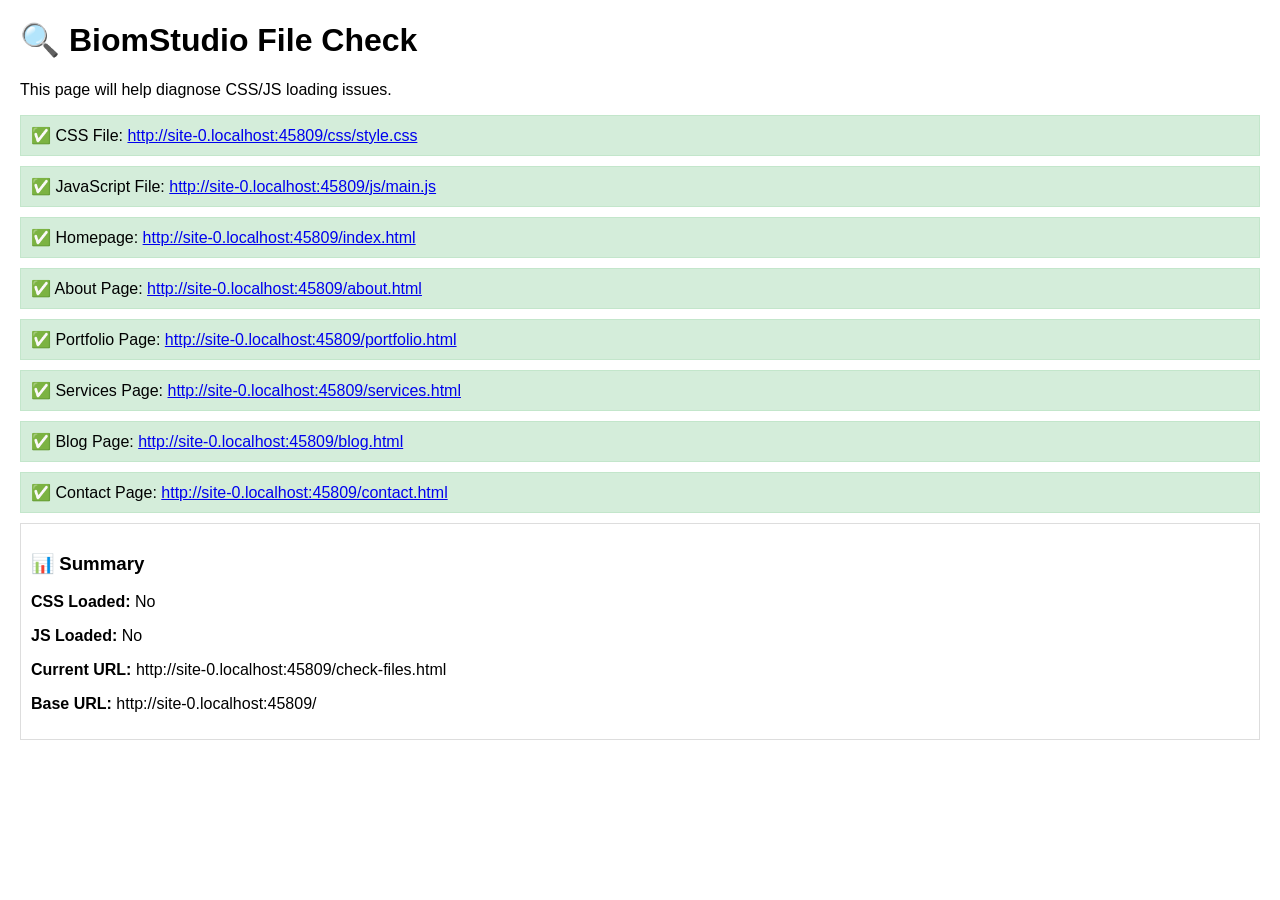
<file: check-files.html>
<!DOCTYPE html>
<html lang="en">
<head>
    <meta charset="UTF-8">
    <meta name="viewport" content="width=device-width, initial-scale=1.0">
    <title>File Check - BiomStudio</title>
    <style>
        body { font-family: Arial, sans-serif; margin: 20px; }
        .check { margin: 10px 0; padding: 10px; border: 1px solid #ddd; }
        .success { background: #d4edda; border-color: #c3e6cb; }
        .error { background: #f8d7da; border-color: #f5c6cb; }
        .loading { background: #fff3cd; border-color: #ffeaa7; }
    </style>
</head>
<body>
    <h1>🔍 BiomStudio File Check</h1>
    <p>This page will help diagnose CSS/JS loading issues.</p>
    
    <div id="results"></div>
    
    <script>
        function checkFile(url, name) {
            return new Promise((resolve) => {
                const img = new Image();
                img.onload = () => resolve({ name, status: 'success', url });
                img.onerror = () => {
                    fetch(url)
                        .then(response => {
                            if (response.ok) {
                                resolve({ name, status: 'success', url });
                            } else {
                                resolve({ name, status: 'error', url, error: response.status });
                            }
                        })
                        .catch(() => resolve({ name, status: 'error', url, error: 'Network error' }));
                };
                img.src = url;
            });
        }
        
        async function runChecks() {
            const results = document.getElementById('results');
            const baseUrl = window.location.origin + window.location.pathname.replace('check-files.html', '');
            
            const files = [
                { url: baseUrl + 'css/style.css', name: 'CSS File' },
                { url: baseUrl + 'js/main.js', name: 'JavaScript File' },
                { url: baseUrl + 'index.html', name: 'Homepage' },
                { url: baseUrl + 'about.html', name: 'About Page' },
                { url: baseUrl + 'portfolio.html', name: 'Portfolio Page' },
                { url: baseUrl + 'services.html', name: 'Services Page' },
                { url: baseUrl + 'blog.html', name: 'Blog Page' },
                { url: baseUrl + 'contact.html', name: 'Contact Page' }
            ];
            
            for (const file of files) {
                const result = await checkFile(file.url, file.name);
                const div = document.createElement('div');
                div.className = `check ${result.status}`;
                
                if (result.status === 'success') {
                    div.innerHTML = `✅ ${result.name}: <a href="${result.url}" target="_blank">${result.url}</a>`;
                } else {
                    div.innerHTML = `❌ ${result.name}: ${result.error || 'Not found'} - <a href="${result.url}" target="_blank">${result.url}</a>`;
                }
                
                results.appendChild(div);
            }
            
            // Check if CSS is actually loaded
            const cssLoaded = document.querySelector('link[href*="style.css"]') ? 'Yes' : 'No';
            const jsLoaded = document.querySelector('script[src*="main.js"]') ? 'Yes' : 'No';
            
            const summary = document.createElement('div');
            summary.className = 'check';
            summary.innerHTML = `
                <h3>📊 Summary</h3>
                <p><strong>CSS Loaded:</strong> ${cssLoaded}</p>
                <p><strong>JS Loaded:</strong> ${jsLoaded}</p>
                <p><strong>Current URL:</strong> ${window.location.href}</p>
                <p><strong>Base URL:</strong> ${baseUrl}</p>
            `;
            results.appendChild(summary);
        }
        
        runChecks();
    </script>
</body>
</html>
</file>
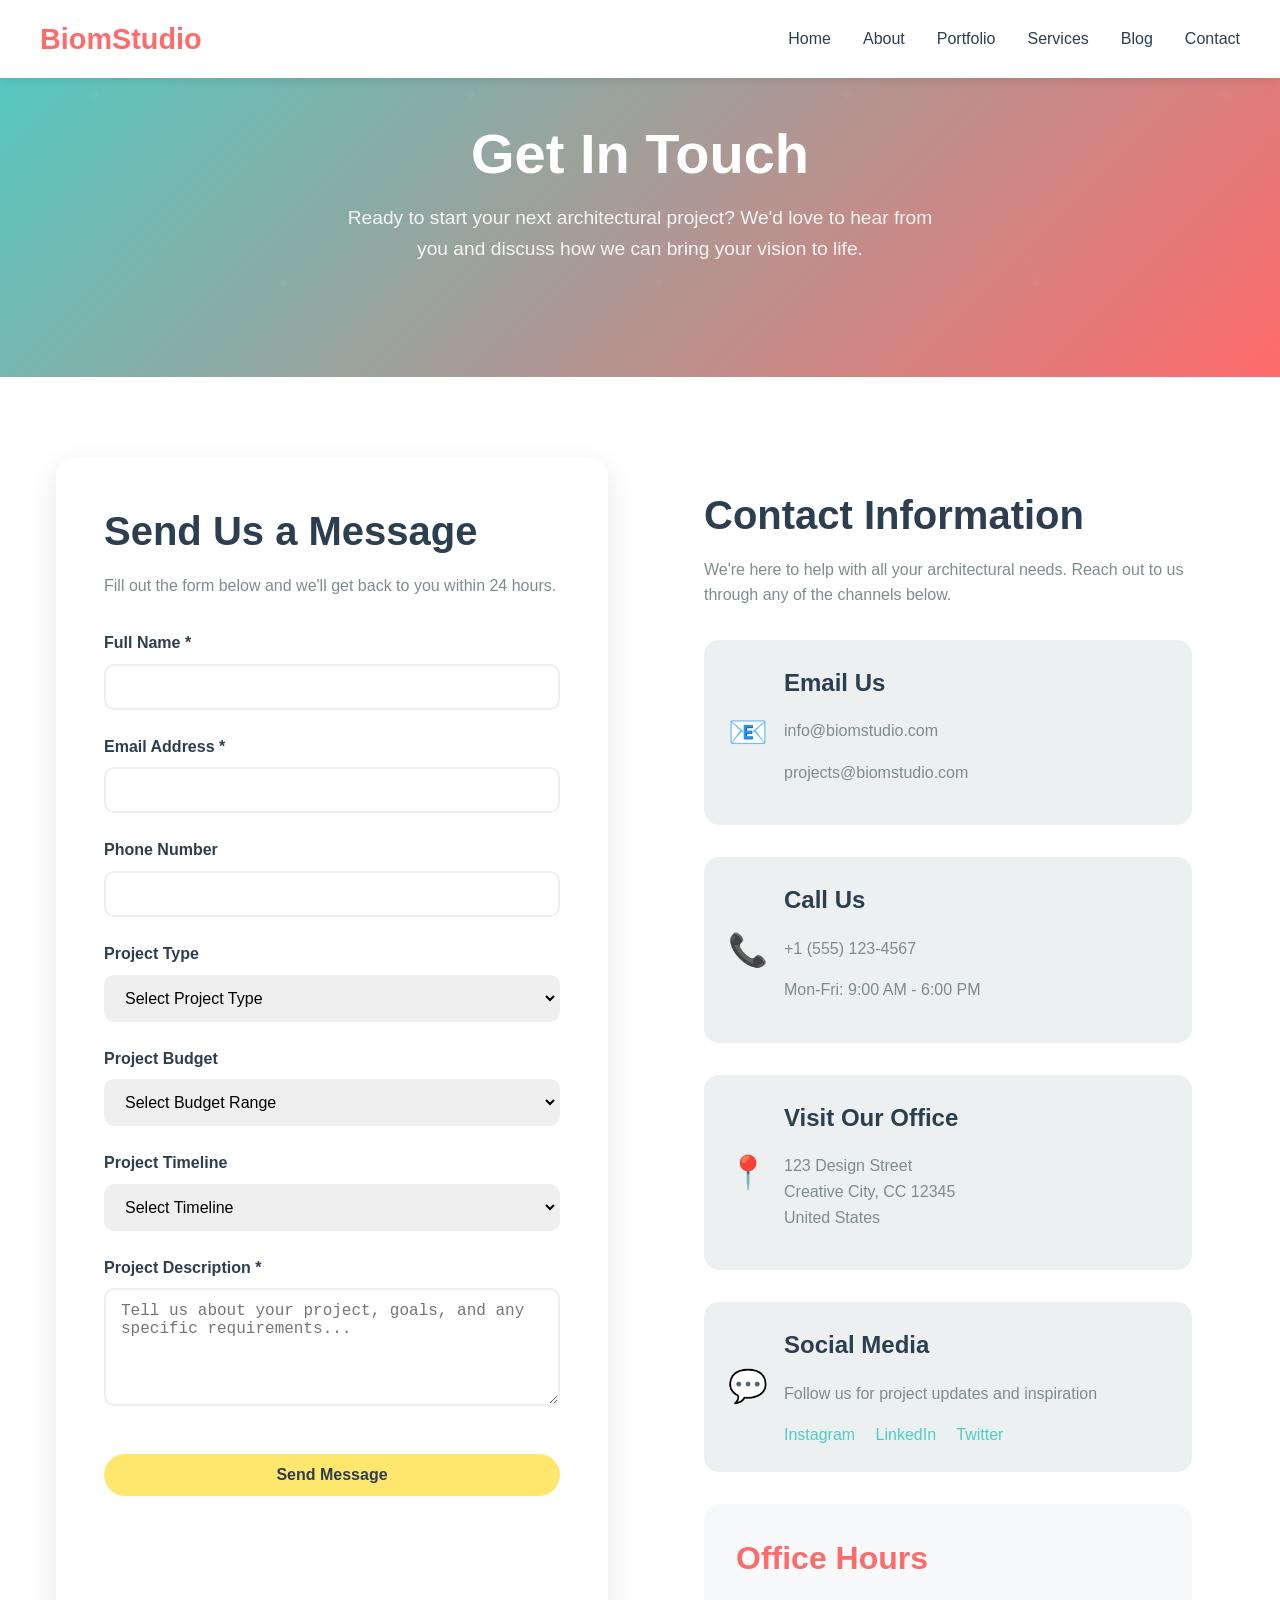
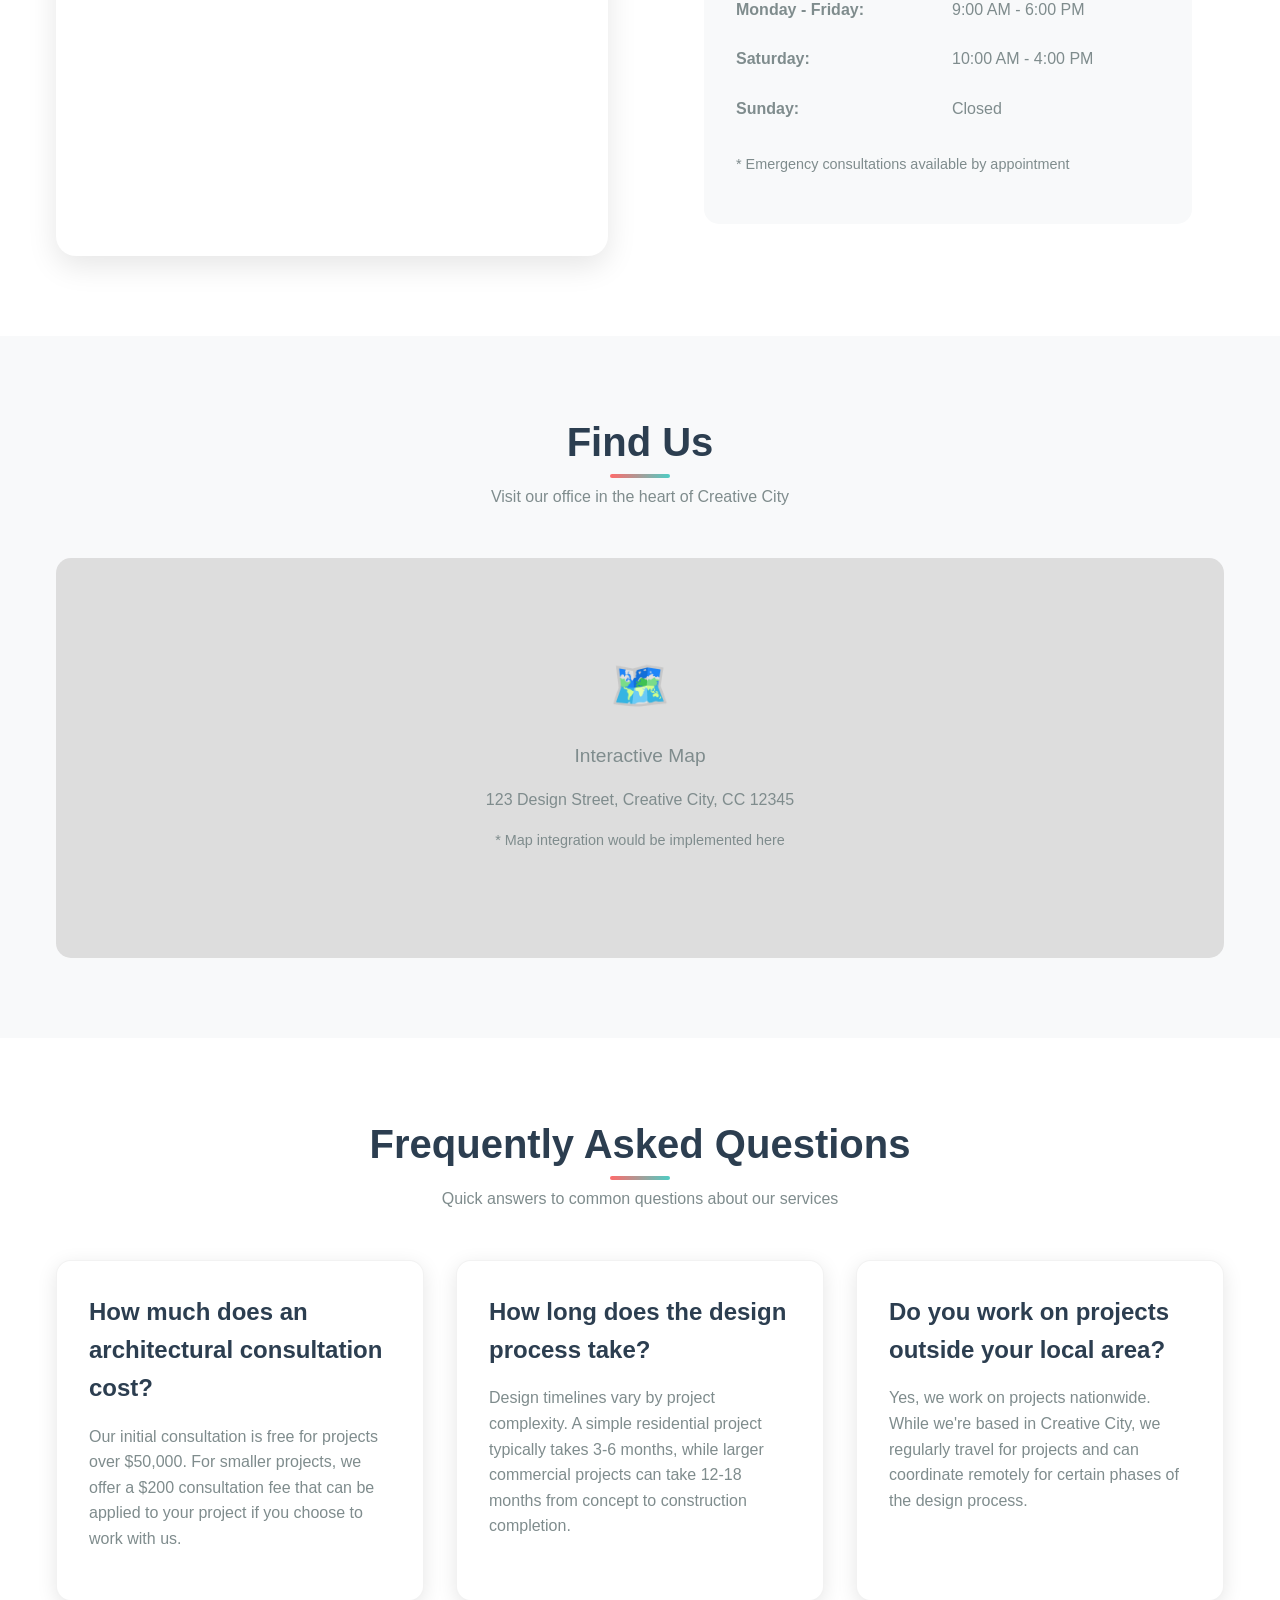
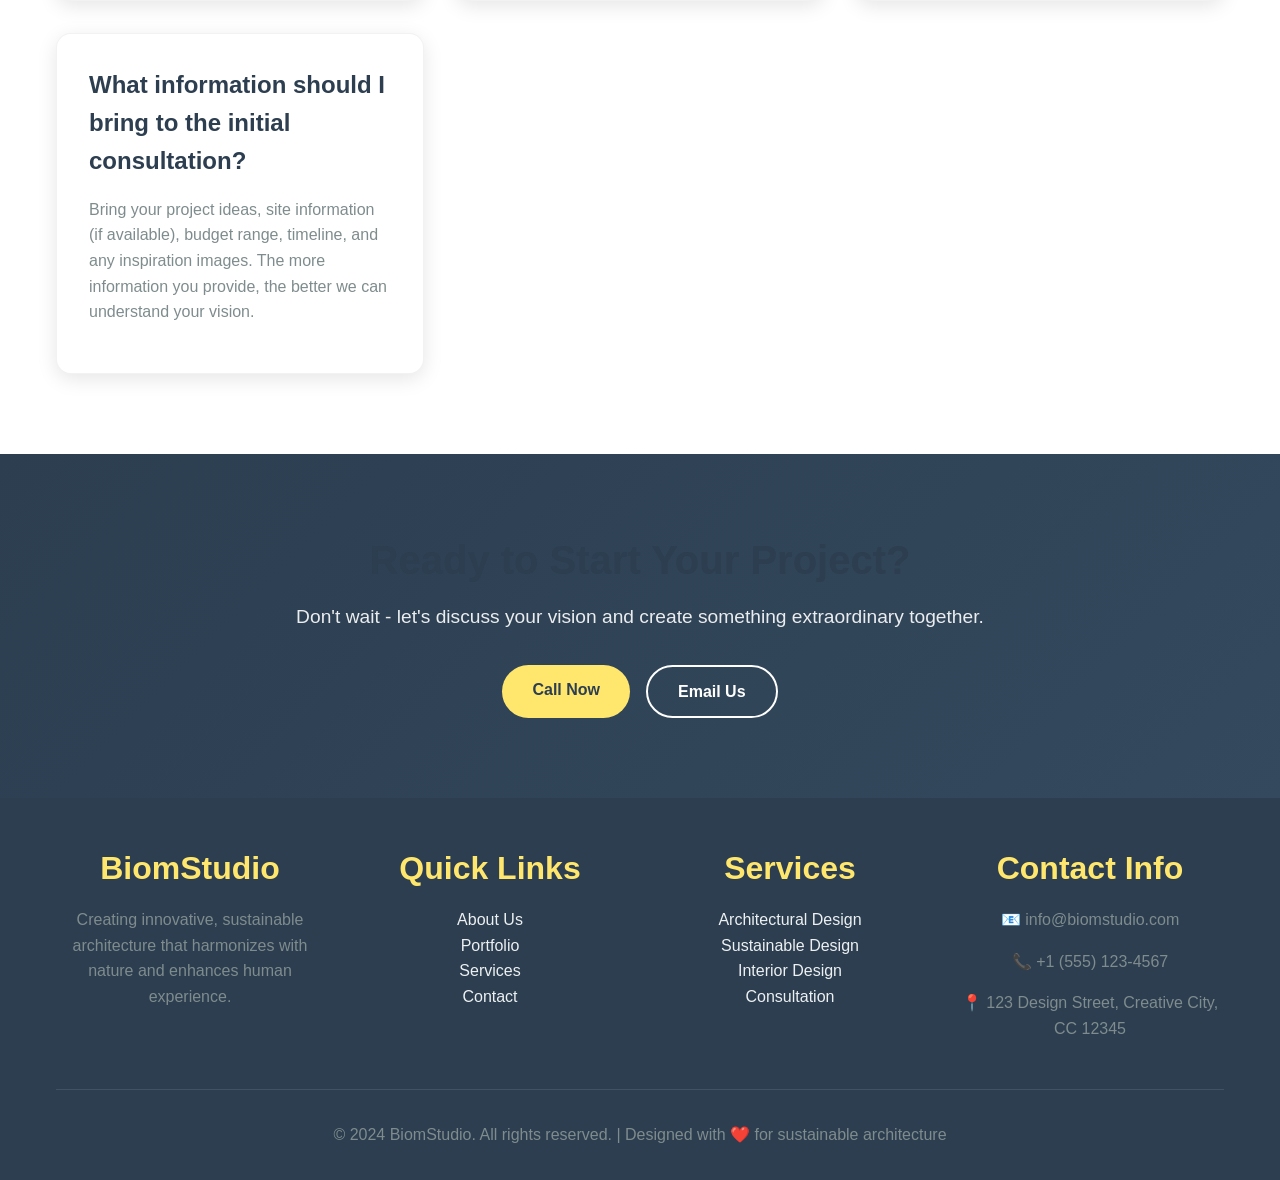
<file: contact.html>
<!DOCTYPE html>
<html lang="en">
<head>
    <meta charset="UTF-8">
    <meta name="viewport" content="width=device-width, initial-scale=1.0">
    <title>Contact Us - BiomStudio Architecture</title>
    <meta name="description" content="Get in touch with BiomStudio for your architectural project. Contact us for consultations, project inquiries, and expert advice on sustainable design solutions.">
    <link rel="stylesheet" href="css/style.css">
    <link rel="preconnect" href="https://fonts.googleapis.com">
    <link rel="preconnect" href="https://fonts.gstatic.com" crossorigin>
    <link href="https://fonts.googleapis.com/css2?family=Inter:wght@300;400;500;600;700&display=swap" rel="stylesheet">
</head>
<body>
    <!-- Header -->
    <header class="header">
        <nav class="nav container">
            <a href="index.html" class="logo">BiomStudio</a>
            <ul class="nav-menu">
                <li><a href="index.html" class="nav-link">Home</a></li>
                <li><a href="about.html" class="nav-link">About</a></li>
                <li><a href="portfolio.html" class="nav-link">Portfolio</a></li>
                <li><a href="services.html" class="nav-link">Services</a></li>
                <li><a href="blog.html" class="nav-link">Blog</a></li>
                <li><a href="contact.html" class="nav-link active">Contact</a></li>
            </ul>
            <button class="mobile-menu-toggle">☰</button>
        </nav>
    </header>

    <!-- Hero Section -->
    <section class="hero" style="background: linear-gradient(135deg, #4ECDC4 0%, #FF6B6B 100%); padding: 120px 0 80px;">
        <div class="container">
            <div class="hero-content">
                <h1>Get In Touch</h1>
                <p>Ready to start your next architectural project? We'd love to hear from you and discuss how we can bring your vision to life.</p>
            </div>
        </div>
    </section>

    <!-- Contact Form & Info Section -->
    <section class="section">
        <div class="container">
            <div class="contact-content">
                <!-- Contact Form -->
                <div class="contact-form">
                    <h2>Send Us a Message</h2>
                    <p style="margin-bottom: 2rem; color: #7F8C8D;">Fill out the form below and we'll get back to you within 24 hours.</p>
                    <form>
                        <div class="form-group">
                            <label for="name">Full Name *</label>
                            <input type="text" id="name" name="name" required>
                        </div>
                        <div class="form-group">
                            <label for="email">Email Address *</label>
                            <input type="email" id="email" name="email" required>
                        </div>
                        <div class="form-group">
                            <label for="phone">Phone Number</label>
                            <input type="tel" id="phone" name="phone">
                        </div>
                        <div class="form-group">
                            <label for="project-type">Project Type</label>
                            <select id="project-type" name="project-type" style="width: 100%; padding: 12px 15px; border: 2px solid #ECF0F1; border-radius: 10px; font-size: 1rem;">
                                <option value="">Select Project Type</option>
                                <option value="residential">Residential</option>
                                <option value="commercial">Commercial</option>
                                <option value="institutional">Institutional</option>
                                <option value="renovation">Renovation</option>
                                <option value="consultation">Consultation</option>
                            </select>
                        </div>
                        <div class="form-group">
                            <label for="budget">Project Budget</label>
                            <select id="budget" name="budget" style="width: 100%; padding: 12px 15px; border: 2px solid #ECF0F1; border-radius: 10px; font-size: 1rem;">
                                <option value="">Select Budget Range</option>
                                <option value="under-50k">Under $50,000</option>
                                <option value="50k-100k">$50,000 - $100,000</option>
                                <option value="100k-250k">$100,000 - $250,000</option>
                                <option value="250k-500k">$250,000 - $500,000</option>
                                <option value="500k-1m">$500,000 - $1,000,000</option>
                                <option value="over-1m">Over $1,000,000</option>
                            </select>
                        </div>
                        <div class="form-group">
                            <label for="timeline">Project Timeline</label>
                            <select id="timeline" name="timeline" style="width: 100%; padding: 12px 15px; border: 2px solid #ECF0F1; border-radius: 10px; font-size: 1rem;">
                                <option value="">Select Timeline</option>
                                <option value="asap">ASAP</option>
                                <option value="1-3-months">1-3 months</option>
                                <option value="3-6-months">3-6 months</option>
                                <option value="6-12-months">6-12 months</option>
                                <option value="over-12-months">Over 12 months</option>
                            </select>
                        </div>
                        <div class="form-group">
                            <label for="message">Project Description *</label>
                            <textarea id="message" name="message" rows="5" required placeholder="Tell us about your project, goals, and any specific requirements..."></textarea>
                        </div>
                        <button type="submit" class="btn" style="width: 100%; margin-top: 1rem;">Send Message</button>
                    </form>
                </div>

                <!-- Contact Information -->
                <div class="contact-info">
                    <h2>Contact Information</h2>
                    <p style="margin-bottom: 2rem; color: #7F8C8D;">We're here to help with all your architectural needs. Reach out to us through any of the channels below.</p>
                    
                    <div class="contact-item">
                        <div class="contact-icon">📧</div>
                        <div>
                            <h4>Email Us</h4>
                            <p>info@biomstudio.com</p>
                            <p>projects@biomstudio.com</p>
                        </div>
                    </div>

                    <div class="contact-item">
                        <div class="contact-icon">📞</div>
                        <div>
                            <h4>Call Us</h4>
                            <p>+1 (555) 123-4567</p>
                            <p>Mon-Fri: 9:00 AM - 6:00 PM</p>
                        </div>
                    </div>

                    <div class="contact-item">
                        <div class="contact-icon">📍</div>
                        <div>
                            <h4>Visit Our Office</h4>
                            <p>123 Design Street<br>
                            Creative City, CC 12345<br>
                            United States</p>
                        </div>
                    </div>

                    <div class="contact-item">
                        <div class="contact-icon">💬</div>
                        <div>
                            <h4>Social Media</h4>
                            <p>Follow us for project updates and inspiration</p>
                            <div style="margin-top: 1rem;">
                                <a href="#" style="margin-right: 1rem; color: #4ECDC4; text-decoration: none;">Instagram</a>
                                <a href="#" style="margin-right: 1rem; color: #4ECDC4; text-decoration: none;">LinkedIn</a>
                                <a href="#" style="color: #4ECDC4; text-decoration: none;">Twitter</a>
                            </div>
                        </div>
                    </div>

                    <!-- Office Hours -->
                    <div style="background: #f8f9fa; padding: 2rem; border-radius: 15px; margin-top: 2rem;">
                        <h3 style="color: #FF6B6B; margin-bottom: 1rem;">Office Hours</h3>
                        <div style="display: grid; grid-template-columns: 1fr 1fr; gap: 0.5rem;">
                            <p><strong>Monday - Friday:</strong></p>
                            <p>9:00 AM - 6:00 PM</p>
                            <p><strong>Saturday:</strong></p>
                            <p>10:00 AM - 4:00 PM</p>
                            <p><strong>Sunday:</strong></p>
                            <p>Closed</p>
                        </div>
                        <p style="margin-top: 1rem; font-size: 0.9rem; color: #7F8C8D;">* Emergency consultations available by appointment</p>
                    </div>
                </div>
            </div>
        </div>
    </section>

    <!-- Map Section -->
    <section class="section" style="background-color: #f8f9fa;">
        <div class="container">
            <div class="section-title">
                <h2>Find Us</h2>
                <p>Visit our office in the heart of Creative City</p>
            </div>
            <div style="background: #ddd; height: 400px; border-radius: 15px; display: flex; align-items: center; justify-content: center; color: #7F8C8D; font-size: 1.2rem;">
                <div style="text-align: center;">
                    <div style="font-size: 3rem; margin-bottom: 1rem;">🗺️</div>
                    <p>Interactive Map</p>
                    <p style="font-size: 1rem; margin-top: 0.5rem;">123 Design Street, Creative City, CC 12345</p>
                    <p style="font-size: 0.9rem; margin-top: 1rem;">* Map integration would be implemented here</p>
                </div>
            </div>
        </div>
    </section>

    <!-- FAQ Section -->
    <section class="section">
        <div class="container">
            <div class="section-title">
                <h2>Frequently Asked Questions</h2>
                <p>Quick answers to common questions about our services</p>
            </div>
            <div class="grid grid-2">
                <div class="card">
                    <h4>How much does an architectural consultation cost?</h4>
                    <p>Our initial consultation is free for projects over $50,000. For smaller projects, we offer a $200 consultation fee that can be applied to your project if you choose to work with us.</p>
                </div>
                <div class="card">
                    <h4>How long does the design process take?</h4>
                    <p>Design timelines vary by project complexity. A simple residential project typically takes 3-6 months, while larger commercial projects can take 12-18 months from concept to construction completion.</p>
                </div>
                <div class="card">
                    <h4>Do you work on projects outside your local area?</h4>
                    <p>Yes, we work on projects nationwide. While we're based in Creative City, we regularly travel for projects and can coordinate remotely for certain phases of the design process.</p>
                </div>
                <div class="card">
                    <h4>What information should I bring to the initial consultation?</h4>
                    <p>Bring your project ideas, site information (if available), budget range, timeline, and any inspiration images. The more information you provide, the better we can understand your vision.</p>
                </div>
            </div>
        </div>
    </section>

    <!-- CTA Section -->
    <section class="section" style="background: linear-gradient(135deg, #2C3E50 0%, #34495E 100%); color: white; text-align: center;">
        <div class="container">
            <h2>Ready to Start Your Project?</h2>
            <p style="font-size: 1.2rem; margin-bottom: 2rem; color: rgba(255,255,255,0.9);">Don't wait - let's discuss your vision and create something extraordinary together.</p>
            <div style="display: flex; gap: 1rem; justify-content: center; flex-wrap: wrap;">
                <a href="tel:+15551234567" class="btn" style="background: #FFE66D; color: #2C3E50;">Call Now</a>
                <a href="mailto:info@biomstudio.com" class="btn btn-secondary">Email Us</a>
            </div>
        </div>
    </section>

    <!-- Footer -->
    <footer class="footer">
        <div class="container">
            <div class="footer-content">
                <div class="footer-section">
                    <h3>BiomStudio</h3>
                    <p>Creating innovative, sustainable architecture that harmonizes with nature and enhances human experience.</p>
                </div>
                <div class="footer-section">
                    <h3>Quick Links</h3>
                    <ul style="list-style: none;">
                        <li><a href="about.html">About Us</a></li>
                        <li><a href="portfolio.html">Portfolio</a></li>
                        <li><a href="services.html">Services</a></li>
                        <li><a href="contact.html">Contact</a></li>
                    </ul>
                </div>
                <div class="footer-section">
                    <h3>Services</h3>
                    <ul style="list-style: none;">
                        <li><a href="services.html">Architectural Design</a></li>
                        <li><a href="services.html">Sustainable Design</a></li>
                        <li><a href="services.html">Interior Design</a></li>
                        <li><a href="services.html">Consultation</a></li>
                    </ul>
                </div>
                <div class="footer-section">
                    <h3>Contact Info</h3>
                    <p>📧 info@biomstudio.com</p>
                    <p>📞 +1 (555) 123-4567</p>
                    <p>📍 123 Design Street, Creative City, CC 12345</p>
                </div>
            </div>
            <div class="footer-bottom">
                <p>&copy; 2024 BiomStudio. All rights reserved. | Designed with ❤️ for sustainable architecture</p>
            </div>
        </div>
    </footer>

    <script src="js/main.js"></script>
</body>
</html>
</file>
<file: css/style.css>
/* BiomStudio - Modern Architecture Website */
/* Color Palette: #FF6B6B, #4ECDC4, #FFE66D, #95E1D3 */

* {
    margin: 0;
    padding: 0;
    box-sizing: border-box;
}

:root {
    --primary-red: #FF6B6B;
    --primary-teal: #4ECDC4;
    --primary-yellow: #FFE66D;
    --primary-mint: #95E1D3;
    --dark-gray: #2C3E50;
    --light-gray: #ECF0F1;
    --white: #FFFFFF;
    --text-dark: #2C3E50;
    --text-light: #7F8C8D;
}

body {
    font-family: 'Segoe UI', Tahoma, Geneva, Verdana, sans-serif;
    line-height: 1.6;
    color: var(--text-dark);
    background-color: var(--white);
}

/* Typography */
h1, h2, h3, h4, h5, h6 {
    font-weight: 600;
    margin-bottom: 1rem;
    color: var(--text-dark);
}

h1 {
    font-size: 3rem;
    line-height: 1.2;
}

h2 {
    font-size: 2.5rem;
    line-height: 1.3;
}

h3 {
    font-size: 2rem;
    line-height: 1.4;
}

h4 {
    font-size: 1.5rem;
}

p {
    margin-bottom: 1rem;
    color: var(--text-light);
}

/* Container */
.container {
    max-width: 1200px;
    margin: 0 auto;
    padding: 0 1rem;
}

/* Header */
.header {
    background: var(--white);
    box-shadow: 0 2px 10px rgba(0,0,0,0.1);
    position: fixed;
    top: 0;
    left: 0;
    right: 0;
    z-index: 1000;
    transition: all 0.3s ease;
}

.nav {
    display: flex;
    justify-content: space-between;
    align-items: center;
    padding: 1rem 0;
}

.logo {
    font-size: 1.8rem;
    font-weight: 700;
    color: var(--primary-red);
    text-decoration: none;
}

.nav-menu {
    display: flex;
    list-style: none;
    gap: 2rem;
}

.nav-link {
    text-decoration: none;
    color: var(--text-dark);
    font-weight: 500;
    transition: color 0.3s ease;
    position: relative;
}

.nav-link:hover {
    color: var(--primary-red);
}

.nav-link::after {
    content: '';
    position: absolute;
    bottom: -5px;
    left: 0;
    width: 0;
    height: 2px;
    background: var(--primary-red);
    transition: width 0.3s ease;
}

.nav-link:hover::after {
    width: 100%;
}

.mobile-menu-toggle {
    display: none;
    background: none;
    border: none;
    font-size: 1.5rem;
    cursor: pointer;
    color: var(--text-dark);
}

/* Hero Section */
.hero {
    background: linear-gradient(135deg, var(--primary-red) 0%, var(--primary-teal) 100%);
    color: var(--white);
    padding: 120px 0 80px;
    text-align: center;
    position: relative;
    overflow: hidden;
}

.hero::before {
    content: '';
    position: absolute;
    top: 0;
    left: 0;
    right: 0;
    bottom: 0;
    background: url('data:image/svg+xml,<svg xmlns="http://www.w3.org/2000/svg" viewBox="0 0 100 100"><defs><pattern id="grain" width="100" height="100" patternUnits="userSpaceOnUse"><circle cx="25" cy="25" r="1" fill="rgba(255,255,255,0.1)"/><circle cx="75" cy="75" r="1" fill="rgba(255,255,255,0.1)"/><circle cx="50" cy="10" r="0.5" fill="rgba(255,255,255,0.05)"/><circle cx="10" cy="60" r="0.5" fill="rgba(255,255,255,0.05)"/><circle cx="90" cy="40" r="0.5" fill="rgba(255,255,255,0.05)"/></pattern></defs><rect width="100" height="100" fill="url(%23grain)"/></svg>');
    opacity: 0.3;
}

.hero-content {
    position: relative;
    z-index: 2;
}

.hero h1 {
    font-size: 3.5rem;
    margin-bottom: 1rem;
    color: var(--white);
}

.hero p {
    font-size: 1.2rem;
    margin-bottom: 2rem;
    color: rgba(255,255,255,0.9);
    max-width: 600px;
    margin-left: auto;
    margin-right: auto;
}

/* Buttons */
.btn {
    display: inline-block;
    padding: 12px 30px;
    background: var(--primary-yellow);
    color: var(--text-dark);
    text-decoration: none;
    border-radius: 50px;
    font-weight: 600;
    transition: all 0.3s ease;
    border: none;
    cursor: pointer;
    font-size: 1rem;
}

.btn:hover {
    background: var(--primary-mint);
    transform: translateY(-2px);
    box-shadow: 0 5px 15px rgba(0,0,0,0.2);
}

.btn-secondary {
    background: transparent;
    color: var(--white);
    border: 2px solid var(--white);
}

.btn-secondary:hover {
    background: var(--white);
    color: var(--primary-red);
}

/* Sections */
.section {
    padding: 80px 0;
}

.section-title {
    text-align: center;
    margin-bottom: 3rem;
}

.section-title h2 {
    position: relative;
    display: inline-block;
}

.section-title h2::after {
    content: '';
    position: absolute;
    bottom: -10px;
    left: 50%;
    transform: translateX(-50%);
    width: 60px;
    height: 4px;
    background: linear-gradient(90deg, var(--primary-red), var(--primary-teal));
    border-radius: 2px;
}

/* Grid Layouts */
.grid {
    display: grid;
    gap: 2rem;
}

.grid-2 {
    grid-template-columns: repeat(auto-fit, minmax(300px, 1fr));
}

.grid-3 {
    grid-template-columns: repeat(auto-fit, minmax(250px, 1fr));
}

.grid-4 {
    grid-template-columns: repeat(auto-fit, minmax(200px, 1fr));
}

/* Cards */
.card {
    background: var(--white);
    border-radius: 15px;
    padding: 2rem;
    box-shadow: 0 5px 20px rgba(0,0,0,0.1);
    transition: all 0.3s ease;
    border: 1px solid rgba(0,0,0,0.05);
}

.card:hover {
    transform: translateY(-5px);
    box-shadow: 0 15px 30px rgba(0,0,0,0.15);
}

.card img {
    width: 100%;
    height: 200px;
    object-fit: cover;
    border-radius: 10px;
    margin-bottom: 1rem;
}

/* Portfolio Gallery */
.portfolio-grid {
    display: grid;
    grid-template-columns: repeat(auto-fit, minmax(300px, 1fr));
    gap: 2rem;
    margin-top: 3rem;
}

.portfolio-item {
    position: relative;
    overflow: hidden;
    border-radius: 15px;
    box-shadow: 0 5px 20px rgba(0,0,0,0.1);
    transition: all 0.3s ease;
    cursor: pointer;
}

.portfolio-item:hover {
    transform: translateY(-5px);
    box-shadow: 0 15px 30px rgba(0,0,0,0.2);
}

.portfolio-item img {
    width: 100%;
    height: 250px;
    object-fit: cover;
    transition: transform 0.3s ease;
}

.portfolio-item:hover img {
    transform: scale(1.05);
}

.portfolio-overlay {
    position: absolute;
    top: 0;
    left: 0;
    right: 0;
    bottom: 0;
    background: linear-gradient(135deg, var(--primary-red), var(--primary-teal));
    opacity: 0;
    display: flex;
    align-items: center;
    justify-content: center;
    transition: opacity 0.3s ease;
}

.portfolio-item:hover .portfolio-overlay {
    opacity: 0.9;
}

.portfolio-overlay h3 {
    color: var(--white);
    text-align: center;
    font-size: 1.5rem;
}

/* Lightbox */
.lightbox {
    display: none;
    position: fixed;
    top: 0;
    left: 0;
    width: 100%;
    height: 100%;
    background: rgba(0,0,0,0.9);
    z-index: 2000;
    justify-content: center;
    align-items: center;
}

.lightbox.active {
    display: flex;
}

.lightbox-content {
    position: relative;
    max-width: 90%;
    max-height: 90%;
}

.lightbox img {
    max-width: 100%;
    max-height: 100%;
    border-radius: 10px;
}

.lightbox-close {
    position: absolute;
    top: -40px;
    right: 0;
    background: none;
    border: none;
    color: var(--white);
    font-size: 2rem;
    cursor: pointer;
}

.lightbox-nav {
    position: absolute;
    top: 50%;
    transform: translateY(-50%);
    background: rgba(255,255,255,0.2);
    border: none;
    color: var(--white);
    font-size: 2rem;
    padding: 10px 15px;
    cursor: pointer;
    border-radius: 50%;
}

.lightbox-prev {
    left: -60px;
}

.lightbox-next {
    right: -60px;
}

/* About Section */
.about-content {
    display: grid;
    grid-template-columns: 1fr 1fr;
    gap: 4rem;
    align-items: center;
}

.about-text h3 {
    color: var(--primary-red);
    margin-bottom: 1rem;
}

.about-image {
    position: relative;
}

.about-image img {
    width: 100%;
    border-radius: 15px;
    box-shadow: 0 10px 30px rgba(0,0,0,0.1);
}

/* Services */
.service-card {
    text-align: center;
    padding: 3rem 2rem;
    background: linear-gradient(135deg, var(--white) 0%, var(--light-gray) 100%);
    border-radius: 20px;
    transition: all 0.3s ease;
}

.service-card:hover {
    background: linear-gradient(135deg, var(--primary-mint) 0%, var(--primary-teal) 100%);
    color: var(--white);
}

.service-icon {
    font-size: 3rem;
    margin-bottom: 1rem;
    color: var(--primary-red);
}

.service-card:hover .service-icon {
    color: var(--white);
}

/* Blog */
.blog-card {
    background: var(--white);
    border-radius: 15px;
    overflow: hidden;
    box-shadow: 0 5px 20px rgba(0,0,0,0.1);
    transition: all 0.3s ease;
}

.blog-card:hover {
    transform: translateY(-5px);
    box-shadow: 0 15px 30px rgba(0,0,0,0.15);
}

.blog-card img {
    width: 100%;
    height: 200px;
    object-fit: cover;
}

.blog-content {
    padding: 2rem;
}

.blog-meta {
    color: var(--text-light);
    font-size: 0.9rem;
    margin-bottom: 1rem;
}

/* Contact Form */
.contact-content {
    display: grid;
    grid-template-columns: 1fr 1fr;
    gap: 4rem;
}

.contact-form {
    background: var(--white);
    padding: 3rem;
    border-radius: 20px;
    box-shadow: 0 10px 30px rgba(0,0,0,0.1);
}

.form-group {
    margin-bottom: 1.5rem;
}

.form-group label {
    display: block;
    margin-bottom: 0.5rem;
    font-weight: 600;
    color: var(--text-dark);
}

.form-group input,
.form-group textarea {
    width: 100%;
    padding: 12px 15px;
    border: 2px solid var(--light-gray);
    border-radius: 10px;
    font-size: 1rem;
    transition: border-color 0.3s ease;
}

.form-group input:focus,
.form-group textarea:focus {
    outline: none;
    border-color: var(--primary-red);
}

.contact-info {
    padding: 2rem;
}

.contact-item {
    display: flex;
    align-items: center;
    margin-bottom: 2rem;
    padding: 1.5rem;
    background: var(--light-gray);
    border-radius: 15px;
    transition: all 0.3s ease;
}

.contact-item:hover {
    background: var(--primary-mint);
    transform: translateX(10px);
}

.contact-icon {
    font-size: 2rem;
    margin-right: 1rem;
    color: var(--primary-red);
}

/* Footer */
.footer {
    background: var(--dark-gray);
    color: var(--white);
    padding: 3rem 0 1rem;
    text-align: center;
}

.footer-content {
    display: grid;
    grid-template-columns: repeat(auto-fit, minmax(250px, 1fr));
    gap: 2rem;
    margin-bottom: 2rem;
}

.footer-section h3 {
    color: var(--primary-yellow);
    margin-bottom: 1rem;
}

.footer-section a {
    color: var(--light-gray);
    text-decoration: none;
    transition: color 0.3s ease;
}

.footer-section a:hover {
    color: var(--primary-teal);
}

.footer-bottom {
    border-top: 1px solid rgba(255,255,255,0.1);
    padding-top: 2rem;
    color: var(--light-gray);
}

/* Responsive Design */
@media (max-width: 768px) {
    .nav-menu {
        display: none;
        position: absolute;
        top: 100%;
        left: 0;
        right: 0;
        background: var(--white);
        flex-direction: column;
        padding: 2rem;
        box-shadow: 0 5px 20px rgba(0,0,0,0.1);
    }

    .nav-menu.active {
        display: flex;
    }

    .mobile-menu-toggle {
        display: block;
    }

    .hero h1 {
        font-size: 2.5rem;
    }

    .hero p {
        font-size: 1rem;
    }

    h1 {
        font-size: 2rem;
    }

    h2 {
        font-size: 1.8rem;
    }

    h3 {
        font-size: 1.5rem;
    }

    .about-content,
    .contact-content {
        grid-template-columns: 1fr;
        gap: 2rem;
    }

    .portfolio-grid {
        grid-template-columns: 1fr;
    }

    .lightbox-nav {
        display: none;
    }

    .lightbox-close {
        top: 20px;
        right: 20px;
    }

    .section {
        padding: 60px 0;
    }
}

@media (max-width: 480px) {
    .container {
        padding: 0 0.5rem;
    }

    .hero {
        padding: 100px 0 60px;
    }

    .hero h1 {
        font-size: 2rem;
    }

    .card,
    .contact-form {
        padding: 1.5rem;
    }

    .btn {
        padding: 10px 20px;
        font-size: 0.9rem;
    }
}

/* Animations */
@keyframes fadeInUp {
    from {
        opacity: 0;
        transform: translateY(30px);
    }
    to {
        opacity: 1;
        transform: translateY(0);
    }
}

.fade-in-up {
    animation: fadeInUp 0.6s ease-out;
}

/* Smooth scrolling */
html {
    scroll-behavior: smooth;
}

/* Loading animation */
.loading {
    display: inline-block;
    width: 20px;
    height: 20px;
    border: 3px solid rgba(255,255,255,.3);
    border-radius: 50%;
    border-top-color: #fff;
    animation: spin 1s ease-in-out infinite;
}

@keyframes spin {
    to { transform: rotate(360deg); }
}
</file>
